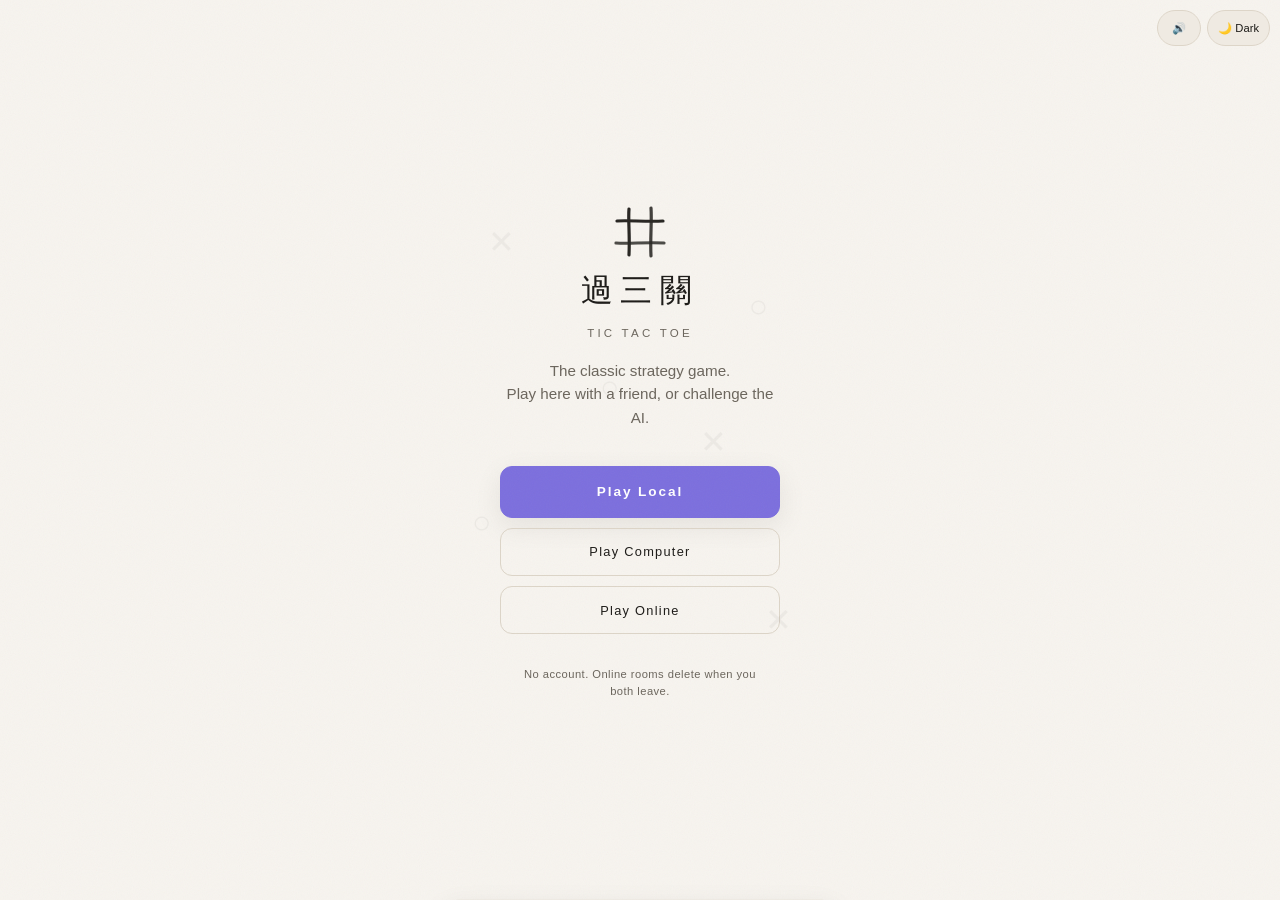
<file: index.html>
<!doctype html>
<html lang="en">
  <head>
    <meta charset="UTF-8" />
    <meta name="viewport" content="width=device-width, initial-scale=1.0" />
    <title>Tic Tac Toe — 過三關</title>
    <meta
      name="description"
      content="Classic tic-tac-toe with local and online multiplayer. Pick your emoji and play!"
    />
    <meta name="theme-color" content="#a29bfe" />
    <meta name="apple-mobile-web-app-capable" content="yes" />
    <meta name="mobile-web-app-capable" content="yes" />
    <meta name="apple-mobile-web-app-status-bar-style" content="black-translucent" />
    <link rel="manifest" href="manifest.json" />
    <link rel="apple-touch-icon" href="icon-192.png" />
    <link
      rel="icon"
      href="data:image/svg+xml,%3Csvg xmlns=%22http://www.w3.org/2000/svg%22 viewBox=%220 0 64 64%22%3E%3Cpath d=%22M21 9 C20 20 22 35 21 55%22 fill=%22none%22 stroke=%22%231a1a1a%22 stroke-width=%222.5%22 stroke-linecap=%22round%22/%3E%3Cpath d=%22M43 8 C44 22 42 38 43 56%22 fill=%22none%22 stroke=%22%231a1a1a%22 stroke-width=%222.5%22 stroke-linecap=%22round%22/%3E%3Cpath d=%22M9 21 C20 20 38 22 55 21%22 fill=%22none%22 stroke=%22%231a1a1a%22 stroke-width=%222.5%22 stroke-linecap=%22round%22/%3E%3Cpath d=%22M8 43 C22 44 36 42 56 43%22 fill=%22none%22 stroke=%22%231a1a1a%22 stroke-width=%222.5%22 stroke-linecap=%22round%22/%3E%3C/svg%3E"
    />
    <meta property="og:title" content="過三關 — Tic Tac Toe" />
    <meta
      property="og:description"
      content="Classic tic-tac-toe with local and online multiplayer. Pick your emoji and play!"
    />
    <meta property="og:type" content="website" />
    <meta property="og:image" content="https://47096.github.io/tic-tac-toe/icon-512.png" />

    <link rel="preconnect" href="https://www.gstatic.com" />
    <script>
      try {
        const t = localStorage.getItem('theme');
        if (t) document.documentElement.setAttribute('data-theme', t);
      } catch (e) {}
    </script>
    <link rel="stylesheet" href="css/game.css?v=208848d" />
  </head>
  <body>
    <noscript
      ><div style="text-align: center; padding: 40px; font-family: system-ui">
        <h2>JavaScript Required</h2>
        <p>This game needs JavaScript to run. Please enable it in your browser settings.</p>
      </div></noscript
    >

    <div class="top-toggles">
      <button
        class="theme-toggle"
        id="mute-toggle"
        title="Mute sounds"
        aria-label="Mute sounds"
        aria-pressed="false"
      >
        🔊
      </button>
      <button
        class="theme-toggle"
        id="theme-toggle"
        title="Toggle dark mode"
        aria-label="Toggle dark mode"
      >
        🌙 Dark
      </button>
    </div>

    <!-- TITLE SCREEN -->
    <div class="screen no-select" id="title-screen" tabindex="-1">
      <div class="title-bg">
        <span class="drift drift-a" style="top: 8%; left: 12%">✕</span>
        <span class="drift drift-b" style="top: 20%; right: 18%">○</span>
        <span class="drift drift-a" style="top: 45%; left: 65%">✕</span>
        <span class="drift drift-b" style="top: 60%; left: 8%">○</span>
        <span class="drift drift-a" style="top: 78%; right: 12%">✕</span>
        <span class="drift drift-b" style="top: 35%; left: 40%">○</span>
      </div>
      <svg class="logo-mark" viewBox="0 0 64 64" width="64" height="64" aria-hidden="true">
        <path
          d="M21 9 C20 20, 22 35, 21 55"
          fill="none"
          stroke="currentColor"
          stroke-width="3.2"
          stroke-linecap="round"
        />
        <path
          d="M43 8 C44 22, 42 38, 43 56"
          fill="none"
          stroke="currentColor"
          stroke-width="3.2"
          stroke-linecap="round"
        />
        <path
          d="M9 21 C20 20, 38 22, 55 21"
          fill="none"
          stroke="currentColor"
          stroke-width="3.2"
          stroke-linecap="round"
        />
        <path
          d="M8 43 C22 44, 36 42, 56 43"
          fill="none"
          stroke="currentColor"
          stroke-width="3.2"
          stroke-linecap="round"
        />
      </svg>
      <h1>過三關</h1>
      <div class="subtitle">Tic Tac Toe</div>
      <p class="title-lede">
        The classic strategy game.<br />Play here with a friend, or challenge the AI.
      </p>
      <div class="mode-stack">
        <button class="btn btn-hero" id="title-local-btn">Play Local</button>
        <button class="btn btn-quiet" id="title-ai-btn">Play Computer</button>
        <button class="btn btn-quiet" id="title-online-btn">Play Online</button>
      </div>
      <p class="title-note">No account. Online rooms delete when you both leave.</p>
    </div>

    <!-- PICKER (avatar selection) -->
    <div class="screen hidden no-select" id="picker" tabindex="-1">
      <div
        style="
          position: relative;
          width: 100%;
          max-width: 300px;
          margin-bottom: 4px;
          text-align: center;
        "
      >
        <div class="pick-header active" id="pick-header" style="margin-bottom: 0">
          Player 1 — pick your avatar
        </div>
        <div id="picker-mode-label" style="font-size: 0.65rem; color: var(--text-dim)"></div>
        <button
          id="picker-close-btn"
          aria-label="Close"
          style="
            position: absolute;
            right: 0;
            top: 50%;
            transform: translateY(-50%);
            background: none;
            border: none;
            font-size: 1.2rem;
            color: var(--text-dim);
            cursor: pointer;
            min-width: 44px;
            min-height: 44px;
            display: flex;
            align-items: center;
            justify-content: center;
          "
        >
          ×
        </button>
      </div>
      <div id="cat-tabs" class="cat-tabs" role="tablist"></div>
      <div id="emoji-grid" class="emoji-grid"></div>
      <div id="photo-wrap" style="display: none; width: 100%; max-width: 300px">
        <div
          id="upload-area"
          tabindex="0"
          role="button"
          aria-label="Upload a photo"
          style="
            width: 100%;
            aspect-ratio: 1;
            border: 2px dashed var(--border);
            border-radius: var(--radius-sm);
            display: flex;
            flex-direction: column;
            align-items: center;
            justify-content: center;
            gap: 8px;
            cursor: pointer;
            background: var(--surface);
            transition: border-color 0.2s;
          "
        >
          <div style="font-size: 2rem; opacity: 0.4">+</div>
          <div style="font-size: 0.8rem; color: var(--text-dim)">Upload a photo</div>
          <div style="font-size: 0.65rem; color: var(--text-dim); opacity: 0.6">
            Tap or drop an image
          </div>
          <div
            style="
              font-size: 0.6rem;
              color: var(--text-dim);
              opacity: 0.7;
              max-width: 90%;
              text-align: center;
            "
          >
            Shown to your opponent only. Deleted when the room closes.
          </div>
        </div>
        <input
          type="file"
          id="photo-upload"
          accept="image/*"
          capture="environment"
          style="display: none"
        />
        <canvas id="snap-canvas" class="snap-hidden"></canvas>
      </div>
      <div class="ready-area">
        <div class="ready-row">
          <div class="ready-player" id="p1-ready">
            <div class="rp-icon" id="pick-p1-icon">👤</div>
            <div class="rp-label">P1</div>
            <div class="rp-status" id="pick-p1-status">Pick your avatar</div>
          </div>
          <div class="ready-player" id="p2-ready">
            <div class="rp-icon" id="pick-p2-icon">👤</div>
            <div class="rp-label">P2</div>
            <div class="rp-status" id="pick-p2-status">Waiting</div>
          </div>
        </div>
      </div>
      <div class="ctrls" style="max-width: 300px; margin-top: 4px">
        <button class="btn btn-sm" id="start-game-btn" disabled>Start Game</button>
      </div>
    </div>

    <!-- ONLINE -->
    <div class="screen hidden no-select" id="online-screen" tabindex="-1">
      <div
        style="
          position: relative;
          width: 100%;
          max-width: 300px;
          margin-bottom: 4px;
          text-align: center;
        "
      >
        <div class="pick-header active" id="online-header" style="margin-bottom: 0">
          Player 1 — pick your avatar
        </div>
        <div style="font-size: 0.65rem; color: var(--text-dim)">Play with a friend via link</div>
        <button
          id="online-close-btn"
          aria-label="Close"
          style="
            position: absolute;
            right: 0;
            top: 50%;
            transform: translateY(-50%);
            background: none;
            border: none;
            font-size: 1.2rem;
            color: var(--text-dim);
            cursor: pointer;
            min-width: 44px;
            min-height: 44px;
            display: flex;
            align-items: center;
            justify-content: center;
          "
        >
          ×
        </button>
      </div>
      <div id="online-cat-tabs" class="cat-tabs" role="tablist"></div>
      <div id="online-emoji-grid" class="emoji-grid"></div>
      <div id="online-photo-wrap" style="display: none; width: 100%; max-width: 300px">
        <div
          id="online-upload-area"
          tabindex="0"
          role="button"
          aria-label="Upload a photo"
          style="
            width: 100%;
            aspect-ratio: 1;
            border: 2px dashed var(--border);
            border-radius: var(--radius-sm);
            display: flex;
            flex-direction: column;
            align-items: center;
            justify-content: center;
            gap: 8px;
            cursor: pointer;
            background: var(--surface);
            transition: border-color 0.2s;
          "
        >
          <div style="font-size: 2rem; opacity: 0.4">+</div>
          <div style="font-size: 0.8rem; color: var(--text-dim)">Upload a photo</div>
          <div style="font-size: 0.65rem; color: var(--text-dim); opacity: 0.6">
            Tap or drop an image
          </div>
          <div
            style="
              font-size: 0.6rem;
              color: var(--text-dim);
              opacity: 0.7;
              max-width: 90%;
              text-align: center;
            "
          >
            Shown to your opponent only. Deleted when the room closes.
          </div>
        </div>
        <input
          type="file"
          id="online-photo-upload"
          accept="image/*"
          capture="environment"
          style="display: none"
        />
        <canvas id="online-snap-canvas" class="snap-hidden"></canvas>
      </div>

      <div class="ready-area">
        <div class="ready-row">
          <div class="ready-player active" id="online-p1-ready">
            <div class="rp-icon" id="online-pick-p1-icon">👤</div>
            <div class="rp-label">P1 (You)</div>
            <div class="rp-status" id="online-pick-p1-status">Pick your avatar</div>
          </div>
          <div class="ready-player" id="online-p2-ready">
            <div class="rp-icon" id="online-pick-p2-icon">👤</div>
            <div class="rp-label">P2</div>
            <div class="rp-status" id="online-pick-p2-status">Waiting</div>
          </div>
        </div>
      </div>

      <div class="error-msg hidden" id="online-error"></div>

      <button
        class="btn"
        id="create-btn"
        disabled
        style="width: 100%; max-width: 300px; margin-top: 4px"
      >
        Create Room
      </button>
      <button
        class="btn"
        id="join-btn"
        disabled
        style="width: 100%; max-width: 300px; margin-top: 4px; display: none"
      >
        Join Room
      </button>
    </div>

    <!-- WAITING -->
    <div class="screen hidden no-select" id="waiting-screen" tabindex="-1">
      <div class="waiting">
        <div class="spinner"></div>
        <span id="waiting-text">Waiting for Player 2…</span>
      </div>
      <button class="btn btn-sm btn-primary" id="copy-invite-btn" style="margin-top: 16px">
        📋 Copy Invite Link
      </button>
      <div style="font-size: 0.65rem; color: var(--text-dim); text-align: center; margin-top: 8px">
        Paste it in a message to your friend
      </div>
      <button class="btn btn-sm btn-ghost" id="cancel-btn" style="margin-top: 12px">Cancel</button>
    </div>

    <!-- GAME -->
    <div class="screen hidden no-select" id="game-screen" tabindex="-1">
      <div style="position: relative; width: 100%; max-width: 400px">
        <div class="game-players">
          <div class="game-tab active" id="p1-game-box">
            <div class="gt-label">P1</div>
            <div class="gt-body">
              <span class="gt-emoji" id="p1-icon">😎</span>
              <span class="gt-val"><span id="p1-score">0</span></span>
            </div>
            <div
              id="streak-display"
              style="font-size: 0.55rem; color: var(--accent); min-height: 0.7rem"
            ></div>
          </div>
          <div class="game-tab" id="draw-game-box">
            <div class="gt-label">Draw</div>
            <div class="gt-body">
              <span class="gt-emoji">🤝</span>
              <span class="gt-val"><span id="draw-score">0</span></span>
            </div>
          </div>
          <div class="game-tab" id="p2-game-box">
            <div class="gt-label">P2</div>
            <div class="gt-body">
              <span class="gt-emoji" id="p2-icon">🐱</span>
              <span class="gt-val"><span id="p2-score">0</span></span>
            </div>
          </div>
        </div>
        <button
          id="game-close-btn"
          aria-label="Close"
          style="
            position: absolute;
            right: 0;
            top: -36px;
            background: none;
            border: none;
            font-size: 1.2rem;
            color: var(--text-dim);
            cursor: pointer;
            min-width: 44px;
            min-height: 44px;
            display: flex;
            align-items: center;
            justify-content: center;
            z-index: 1;
          "
        >
          ×
        </button>
      </div>
      <div class="board-wrap" id="board-wrap">
        <div class="board no-select" id="board" role="grid" aria-label="Tic tac toe board">
          <div class="board-lines">
            <div class="v"></div>
            <div class="v"></div>
            <div class="h"></div>
            <div class="h"></div>
          </div>
        </div>
        <canvas id="win-canvas"></canvas>
      </div>
      <div class="ctrls">
        <div class="diff-chip" id="diff-chip" style="display: none">
          <button class="diff-chip-item" data-diff="easy" title="Easy" aria-pressed="false">
            <span class="diff-emoji">😊</span><span class="diff-text">Easy</span>
          </button>
          <button
            class="diff-chip-item active"
            data-diff="medium"
            title="Medium"
            aria-pressed="true"
          >
            <span class="diff-emoji">🤔</span><span class="diff-text">Med</span>
          </button>
          <button class="diff-chip-item" data-diff="hard" title="Hard" aria-pressed="false">
            <span class="diff-emoji">😈</span><span class="diff-text">Hard</span>
          </button>
        </div>
      </div>
      <div id="aria-announcer" aria-live="polite" class="sr-only"></div>
    </div>

    <div
      class="result-overlay panel"
      id="result-overlay"
      role="dialog"
      aria-modal="true"
      aria-label="Game result"
    >
      <div class="big" id="result-big"></div>
      <h2 id="result-text"></h2>
      <div id="result-line" class="result-line"></div>
      <div class="result-actions">
        <button class="btn btn-hero" id="leave-btn">Play Again</button>
        <button class="btn btn-quiet" id="menu-btn">Back to Menu</button>
      </div>
    </div>

    <div id="network-banner" class="network-banner hidden">Reconnecting…</div>

    <script src="js/game-logic.js?v=208848d"></script>
    <script src="js/game.js?v=208848d"></script>
    <script>
      if ('serviceWorker' in navigator) {
        navigator.serviceWorker.register('sw.js').catch(() => {});
      }
    </script>
  </body>
</html>
</file>
<file: css/game.css>
:root {
  --bg: #f7f4ef;
  --surface: #efeae2;
  --text: #1c1a17;
  --text-rgb: 28, 26, 23;
  --text-dim: #6b655c;
  --border: #ddd5c8;
  --overlay-bg: rgba(247, 244, 239, 0.96);
  --error-bg: rgba(204, 0, 0, 0.08);
  --error-text: #c00;
  --accent: #a29bfe;
  --accent-primary: #7c6fde;
  --accent-bg: rgba(162, 155, 254, 0.14);
  --radius-sm: 8px;
  --radius-md: 12px;
  --radius-lg: 18px;
  --shadow-soft: 0 8px 28px rgba(28, 26, 23, 0.08);
  --font: "Helvetica Neue", Helvetica, Arial, "PingFang SC", sans-serif;
}

@media (prefers-color-scheme: dark) {
  :root:not([data-theme='light']) {
    --bg: #1c1b19;
    --surface: #2a2824;
    --text: #f3efe8;
    --text-rgb: 243, 239, 232;
    --text-dim: #a8a196;
    --border: #3d3a34;
    --overlay-bg: rgba(28, 27, 25, 0.96);
    --error-bg: rgba(255, 90, 90, 0.14);
    --error-text: #ff8a80;
    --accent-bg: rgba(162, 155, 254, 0.18);
    --shadow-soft: 0 8px 28px rgba(0, 0, 0, 0.35);
  }
}
[data-theme='dark'] {
  --bg: #1c1b19;
  --surface: #2a2824;
  --text: #f3efe8;
  --text-rgb: 243, 239, 232;
  --text-dim: #a8a196;
  --border: #3d3a34;
  --overlay-bg: rgba(28, 27, 25, 0.96);
  --error-bg: rgba(255, 90, 90, 0.14);
  --error-text: #ff8a80;
  --accent-bg: rgba(162, 155, 254, 0.18);
  --shadow-soft: 0 8px 28px rgba(0, 0, 0, 0.35);
}

* {
  margin: 0;
  padding: 0;
  box-sizing: border-box;
}

:focus-visible {
  outline: 2px solid var(--text);
  outline-offset: 2px;
}

body {
  font-family: var(--font);
  background: var(--bg);
  color: var(--text);
  height: 100dvh;
  height: 100vh;
  width: 100vw;
  display: flex;
  flex-direction: column;
  align-items: center;
  justify-content: center;
  overflow-x: hidden;
  overflow-y: auto;
  overscroll-behavior: none;
  transition:
    background-color 0.2s,
    color 0.2s;
  padding: env(safe-area-inset-top, 0) env(safe-area-inset-right, 0) env(safe-area-inset-bottom, 0)
    env(safe-area-inset-left, 0);
}

.no-select {
  -webkit-user-select: none;
  user-select: none;
}
.sr-only {
  position: absolute;
  width: 1px;
  height: 1px;
  padding: 0;
  margin: -1px;
  overflow: hidden;
  clip: rect(0, 0, 0, 0);
  white-space: nowrap;
  border: 0;
}

.screen {
  display: flex;
  flex-direction: column;
  align-items: center;
  gap: 12px;
  width: 100%;
  max-width: 400px;
  padding: 20px 16px;
  animation: fadeIn 0.2s ease-out;
}
.screen:focus {
  outline: none;
}
#title-screen {
  position: relative;
  overflow: hidden;
}
.screen.hidden,
.hidden {
  display: none;
}
.title-bg {
  position: absolute;
  inset: 0;
  z-index: 0;
  pointer-events: none;
}
.title-bg .drift {
  position: absolute;
  font-size: 2rem;
  opacity: 0.06;
  font-weight: 200;
  color: var(--text);
}
.title-bg .drift-a {
  animation: driftA 7s ease-in-out infinite;
}
.title-bg .drift-b {
  animation: driftB 9s ease-in-out infinite;
}
@keyframes driftA {
  0%,
  100% {
    transform: translate(0, 0) rotate(0deg);
  }
  50% {
    transform: translate(15px, -10px) rotate(12deg);
  }
}
@keyframes driftB {
  0%,
  100% {
    transform: translate(0, 0) rotate(0deg);
  }
  50% {
    transform: translate(-12px, 15px) rotate(-8deg);
  }
}
@keyframes fadeIn {
  from {
    opacity: 0;
    transform: translateY(8px);
  }
  to {
    opacity: 1;
    transform: translateY(0);
  }
}

.logo-mark {
  color: var(--text);
  margin-bottom: -4px;
}
h1 {
  font-size: 2rem;
  font-weight: 500;
  letter-spacing: 0.22em;
  text-transform: none;
  line-height: 1.15;
}
.subtitle {
  font-size: 0.72rem;
  color: var(--text-dim);
  letter-spacing: 0.28em;
  text-transform: uppercase;
  margin-top: 6px;
  margin-bottom: 8px;
  font-weight: 500;
}
.sub {
  font-size: 0.7rem;
  color: var(--text-dim);
  letter-spacing: 0.15em;
}

/* Picker */
.pick-section {
  width: 100%;
  display: flex;
  flex-direction: column;
  align-items: center;
}
.pick-header {
  font-size: 0.8rem;
  color: var(--text-dim);
  letter-spacing: 0.1em;
  margin-bottom: 8px;
  text-align: center;
}
.pick-header.active {
  color: var(--text);
  font-weight: 600;
}
.emoji-grid {
  display: grid;
  grid-template-columns: repeat(5, 1fr);
  gap: 6px;
  width: 100%;
  max-width: 300px;
}
.emoji-grid .e {
  width: 100%;
  aspect-ratio: 1;
  min-height: 44px;
  font-size: 1.4rem;
  border: 1px solid var(--border);
  background: var(--bg);
  cursor: pointer;
  display: flex;
  align-items: center;
  justify-content: center;
  transition: all 0.15s;
  border-radius: var(--radius-sm);
  color: var(--text);
  touch-action: manipulation;
}
.emoji-grid .e:focus-visible {
  outline: 2px solid var(--text);
  outline-offset: 2px;
}
.emoji-grid .e:hover {
  border-color: var(--text-dim);
}
.emoji-grid .e:active {
  transform: scale(0.9);
}
.emoji-grid .e.sel {
  border-color: var(--text);
  background: var(--surface);
}
.cat-tabs {
  display: grid;
  grid-template-columns: repeat(5, 1fr);
  gap: 6px;
  width: 100%;
  max-width: 300px;
  margin-bottom: 10px;
}
.cat-tab {
  display: flex;
  flex-direction: column;
  align-items: center;
  justify-content: center;
  gap: 2px;
  aspect-ratio: 1;
  border-radius: var(--radius-sm);
  border: 1px solid var(--border);
  background: var(--bg);
  cursor: pointer;
  transition: all 0.2s;
  font-family: inherit;
  padding: 4px 2px;
  touch-action: manipulation;
}
.cat-tab:hover {
  border-color: var(--text-dim);
}
.cat-tab.active {
  background: var(--accent-bg);
  border-color: var(--accent);
}
.cat-tab .cat-icon {
  font-size: 1.4rem;
  line-height: 1;
}
.cat-tab .cat-name {
  font-size: 0.4rem;
  color: var(--text-dim);
  font-weight: 700;
  letter-spacing: 0.03em;
  text-transform: uppercase;
  white-space: nowrap;
  overflow: hidden;
  text-overflow: ellipsis;
  max-width: 100%;
}
.cat-tab.active .cat-name {
  color: var(--accent-primary);
}
.emoji-grid .e.used {
  opacity: 0.35;
  cursor: not-allowed;
}
.emoji-grid .e.just-picked {
  animation: pick-pulse 0.25s ease-out;
}
@keyframes pick-pulse {
  0% {
    transform: scale(1);
  }
  50% {
    transform: scale(1.25);
  }
  100% {
    transform: scale(1);
  }
}

.pick-preview {
  display: flex;
  gap: 20px;
  align-items: center;
  justify-content: center;
  margin-top: 4px;
}
.ready-area {
  width: 100%;
  max-width: 300px;
}
.ready-row {
  display: flex;
  gap: 8px;
}
.ready-player {
  flex: 1;
  display: flex;
  flex-direction: column;
  align-items: center;
  gap: 4px;
  padding: 10px;
  background: var(--surface);
  border-radius: var(--radius-md);
  border: 2px solid transparent;
  transition: all 0.15s;
  box-shadow: 0 1px 3px rgba(0, 0, 0, 0.08);
}
.ready-player.active {
  border-color: var(--text);
}
.ready-player.ready {
  border-color: var(--accent);
  background: var(--accent-bg);
}
.ready-player .rp-icon {
  width: 40px;
  height: 40px;
  display: flex;
  align-items: center;
  justify-content: center;
  font-size: 1.4rem;
  border: 1px solid var(--border);
  border-radius: var(--radius-sm);
  background: var(--bg);
  color: var(--text-dim);
}
.ready-player .rp-icon img {
  width: 100%;
  height: 100%;
  object-fit: cover;
  border-radius: var(--radius-sm);
  transform: scaleX(-1);
}
.ready-player .rp-label {
  font-size: 0.75rem;
  color: var(--text-dim);
  letter-spacing: 0.1em;
}
.ready-player .rp-status {
  display: none;
}

.btn-row {
  display: flex;
  gap: 8px;
  margin-top: 4px;
}
.btn {
  padding: 10px 24px;
  border: 1px solid var(--text);
  border-radius: var(--radius-sm);
  background: transparent;
  color: var(--text);
  font-size: 0.8rem;
  font-weight: 600;
  cursor: pointer;
  letter-spacing: 0.1em;
  transition: all 0.15s;
  min-height: 44px;
  display: inline-flex;
  align-items: center;
  justify-content: center;
  touch-action: manipulation;
}
.btn:hover {
  background: var(--surface);
  border-color: var(--text-dim);
}
.btn:active {
  transform: scale(0.97);
}
.btn:disabled {
  opacity: 0.25;
  cursor: default;
  background: transparent;
  color: var(--text-dim);
  border-color: var(--border);
}
.btn-sm {
  padding: 8px 16px;
  font-size: 0.75rem;
}
.btn-ghost {
  border-color: var(--border);
  color: var(--text-dim);
}
.btn-ghost:hover {
  background: var(--surface);
  color: var(--text);
  border-color: var(--text-dim);
}
.btn-primary {
  background: var(--accent-primary);
  color: #fff;
  border-color: var(--accent-primary);
  box-shadow: var(--shadow-soft);
  letter-spacing: 0.12em;
}
.btn-hero {
  width: 100%;
  min-height: 52px;
  font-size: 0.85rem;
  border-radius: var(--radius-md);
  background: var(--accent-primary);
  color: #fff;
  border-color: var(--accent-primary);
  box-shadow: var(--shadow-soft);
  letter-spacing: 0.14em;
}
.btn-hero:hover {
  opacity: 0.94;
  background: var(--accent-primary);
  border-color: var(--accent-primary);
}
.btn-quiet {
  width: 100%;
  min-height: 48px;
  border-radius: var(--radius-md);
  border-color: var(--border);
  background: transparent;
  color: var(--text);
  font-weight: 500;
}
.btn-quiet:hover {
  background: var(--surface);
  border-color: var(--text-dim);
}
.btn-primary:hover {
  opacity: 0.9;
}
.btn-success {
  background: #00b894;
  color: #fff;
  border-color: #00b894;
}
.btn .spinner {
  width: 12px;
  height: 12px;
  border: 1.5px solid var(--border);
  border-top-color: var(--text);
  border-radius: 50%;
  animation: spin 0.8s linear infinite;
  margin-right: 6px;
}

.online-link {
  font-size: 0.75rem;
  color: var(--text-dim);
  cursor: pointer;
  letter-spacing: 0.05em;
  margin-top: 4px;
  background: none;
  border: none;
  padding: 8px 16px;
  min-height: 44px;
  display: flex;
  align-items: center;
}
.online-link:hover {
  color: var(--text);
}
.online-link:active {
  opacity: 0.7;
}

.waiting {
  display: flex;
  align-items: center;
  gap: 6px;
  font-size: 0.8rem;
  color: var(--text-dim);
  margin-top: 8px;
}
.spinner {
  width: 12px;
  height: 12px;
  border: 1.5px solid var(--border);
  border-top-color: var(--text);
  border-radius: 50%;
  animation: spin 0.8s linear infinite;
}

.error-msg {
  color: var(--error-text);
  font-size: 0.75rem;
  text-align: center;
  background: var(--error-bg);
  padding: 8px 12px;
  border-radius: var(--radius-sm);
}

/* Game — Tab Bar */
.game-players {
  position: relative;
  width: 100%;
  display: flex;
  background: var(--surface);
  border-radius: var(--radius-md);
  overflow: hidden;
  border: 1px solid var(--border);
  margin-bottom: 8px;
  transition:
    background-color 0.2s,
    border-color 0.2s;
}
.game-tab {
  flex: 1;
  text-align: center;
  font-size: 0.7rem;
  color: var(--text-dim);
  border-right: 1px solid var(--border);
  transition: all 0.15s;
  padding: 0;
}
.game-tab:last-child {
  border-right: none;
}
.game-tab .gt-label {
  font-size: 0.6rem;
  font-weight: 700;
  letter-spacing: 0.15em;
  text-transform: uppercase;
  padding: 6px 0;
  background: var(--border);
  color: var(--text-dim);
}
.game-tab.active .gt-label {
  background: var(--accent-primary);
  color: #fff;
}
.game-tab .gt-body {
  padding: 10px 4px;
  display: flex;
  align-items: center;
  justify-content: center;
  gap: 6px;
}
.game-tab .gt-emoji {
  font-size: 1.6rem;
  line-height: 1;
}
.game-tab .gt-emoji img {
  width: 36px;
  height: 36px;
  border-radius: 6px;
  object-fit: cover;
  transform: scaleX(-1);
  vertical-align: middle;
}
.game-tab .gt-val {
  font-size: 1.1rem;
  font-weight: 300;
}
.game-tab.active .gt-val {
  font-weight: 600;
}

.board-wrap {
  position: relative;
  width: min(85vw, 55dvh, 55vh, 400px);
  height: min(85vw, 55dvh, 55vh, 400px);
  box-shadow: 0 2px 8px rgba(0, 0, 0, 0.06);
}
.board {
  display: grid;
  grid-template-columns: repeat(3, 1fr);
  grid-template-rows: repeat(3, 1fr);
  gap: 0;
  width: 100%;
  height: 100%;
  position: relative;
  overflow: visible;
}
.board-lines {
  position: absolute;
  inset: 0;
  pointer-events: none;
  z-index: 0;
}
.board-lines .v {
  position: absolute;
  width: 2px;
  background: var(--border);
  top: -10px;
  bottom: -10px;
}
.board-lines .v:nth-child(1) {
  left: 33.33%;
  transform: translateX(-50%);
}
.board-lines .v:nth-child(2) {
  left: 66.66%;
  transform: translateX(-50%);
}
.board-lines .h {
  position: absolute;
  height: 2px;
  background: var(--border);
  left: -10px;
  right: -10px;
}
.board-lines .h:nth-child(3) {
  top: 33.33%;
  transform: translateY(-50%);
}
.board-lines .h:nth-child(4) {
  top: 66.66%;
  transform: translateY(-50%);
}
.cell {
  background: transparent;
  display: flex;
  align-items: center;
  justify-content: center;
  cursor: pointer;
  transition: background 0.12s;
  -webkit-tap-highlight-color: transparent;
  overflow: hidden;
  z-index: 1;
  border-radius: 4px;
  border: none;
  outline: none;
  font-family: inherit;
  color: inherit;
  padding: 0;
  touch-action: manipulation;
}
.cell:hover:not(.m) {
  background: rgba(var(--text-rgb), 0.06);
}
.cell.shake {
  animation: shake 0.3s ease-in-out;
}
@keyframes shake {
  0%,
  100% {
    transform: translateX(0);
  }
  25% {
    transform: translateX(-4px);
  }
  75% {
    transform: translateX(4px);
  }
}
.cell.m {
  cursor: default;
}
.cell .ce {
  font-size: 2.2rem;
  opacity: 0;
  transform: scale(0.6);
  transition:
    opacity 0.15s,
    transform 0.15s cubic-bezier(0.34, 1.56, 0.64, 1);
  font-weight: 200;
}
.cell.m .ce {
  opacity: 1;
  transform: scale(1);
}
.cell img {
  width: 80%;
  height: 80%;
  object-fit: cover;
  border-radius: 4px;
  opacity: 0;
  transform: scale(0.6) scaleX(-1);
  transition:
    opacity 0.15s,
    transform 0.15s cubic-bezier(0.34, 1.56, 0.64, 1);
}
.cell.m img {
  opacity: 1;
  transform: scale(1) scaleX(-1);
}
.cell.win {
  background: var(--accent-bg);
  box-shadow: 0 0 16px 3px rgba(162, 155, 254, 0.3);
  animation: winPulse 1.5s ease-in-out infinite;
}
.snap-hidden {
  position: absolute;
  left: -9999px;
  top: -9999px;
  width: 320px;
  height: 320px;
  opacity: 0;
  pointer-events: none;
}
.cell.threat {
  box-shadow: 0 0 10px 2px rgba(162, 155, 254, 0.25);
}
@keyframes winPulse {
  0%,
  100% {
    box-shadow: 0 0 16px 3px rgba(162, 155, 254, 0.3);
  }
  50% {
    box-shadow: 0 0 24px 6px rgba(162, 155, 254, 0.45);
  }
}

#win-canvas {
  position: absolute;
  top: 0;
  left: 0;
  width: 100%;
  height: 100%;
  pointer-events: none;
  z-index: 5;
}

.ctrls {
  display: flex;
  gap: 8px;
  margin-top: 8px;
  width: 100%;
  max-width: 300px;
  align-items: center;
}
.ctrls .btn {
  flex: 1;
}
.network-banner {
  position: fixed;
  top: env(safe-area-inset-top, 0px);
  left: 0;
  right: 0;
  background: #ff6b6b;
  color: #fff;
  text-align: center;
  padding: 6px;
  font-size: 0.75rem;
  z-index: 500;
  letter-spacing: 0.05em;
}

.theme-toggle {
  position: fixed;
  top: max(env(safe-area-inset-top, 0px), 10px);
  right: 10px;
  z-index: 100;
  background: var(--surface);
  border: 1px solid var(--border);
  border-radius: 20px;
  font-size: 0.7rem;
  cursor: pointer;
  padding: 6px 12px;
  min-height: 36px;
  display: flex;
  align-items: center;
  gap: 4px;
  transition: all 0.15s;
  color: var(--text);
}
.theme-toggle:hover {
  background: var(--bg);
}

.result-overlay {
  position: fixed;
  bottom: 0;
  left: 50%;
  transform: translateX(-50%) translateY(100%);
  background: var(--bg);
  padding: 16px 24px max(20px, env(safe-area-inset-bottom, 0px));
  border-radius: 16px 16px 0 0;
  border: 1px solid var(--border);
  border-bottom: none;
  box-shadow: 0 -4px 24px rgba(0, 0, 0, 0.15);
  z-index: 200;
  width: 100%;
  max-width: 400px;
  text-align: center;
  transition: transform 0.3s ease-out;
}
.result-overlay.show {
  transform: translateX(-50%) translateY(0);
}
.board-wrap.pulse {
  animation: boardPulse 0.4s ease-out;
}
.diff-chip {
  display: flex;
  width: 100%;
  border: 1px solid var(--border);
  border-radius: 10px;
  overflow: hidden;
}
.diff-chip-item {
  flex: 1;
  display: flex;
  align-items: center;
  justify-content: center;
  gap: 6px;
  padding: 10px 12px;
  border: none;
  border-right: 1px solid var(--border);
  background: var(--bg);
  color: var(--text-dim);
  cursor: pointer;
  transition: all 0.2s;
  font-family: inherit;
  font-size: 0.7rem;
  font-weight: 600;
  letter-spacing: 0.05em;
}
.diff-chip-item:last-child {
  border-right: none;
}
.diff-chip-item.active {
  background: var(--accent-primary);
  color: #fff;
}
.diff-emoji {
  font-size: 1rem;
  line-height: 1;
}
.diff-text {
  letter-spacing: 0.05em;
}
@keyframes boardPulse {
  0% {
    transform: scale(1);
  }
  50% {
    transform: scale(1.03);
  }
  100% {
    transform: scale(1);
  }
}

.result-overlay.panel {
  background: var(--overlay-bg);
  border-radius: var(--radius-lg);
  padding: 28px 24px 22px;
  box-shadow: var(--shadow-soft);
  border: 1px solid var(--border);
}
.result-overlay h2 {
  font-size: 1rem;
  font-weight: 600;
  letter-spacing: 0.1em;
  margin-bottom: 6px;
}
.result-overlay .big {
  font-size: 2.5rem;
  margin-bottom: 6px;
}
.result-overlay .big img {
  width: 60px;
  height: 60px;
  border-radius: 8px;
  object-fit: cover;
  transform: scaleX(-1);
}

@media (prefers-reduced-motion: reduce) {
  *,
  *::before,
  *::after {
    animation-duration: 0.01ms !important;
    transition-duration: 0.01ms !important;
  }
  .cell.win {
    animation: none;
    box-shadow: 0 0 16px 3px rgba(162, 155, 254, 0.3);
  }
}


/* Option 1 — editorial home + result */
.title-lede {
  font-size: 0.95rem;
  line-height: 1.55;
  color: var(--text-dim);
  text-align: center;
  max-width: 17rem;
  margin: 0 0 1.5rem;
}
.mode-stack {
  display: flex;
  flex-direction: column;
  gap: 0.65rem;
  width: 100%;
  max-width: 17.5rem;
}
.title-note {
  margin-top: 1.25rem;
  font-size: 0.7rem;
  letter-spacing: 0.04em;
  color: var(--text-dim);
  text-align: center;
  max-width: 16rem;
  line-height: 1.5;
}
.logo-mark {
  width: 64px;
  height: 64px;
  opacity: 0.92;
}
.result-overlay.panel {
  padding: 28px 22px max(22px, env(safe-area-inset-bottom, 0px));
}
.result-overlay h2 {
  font-size: 1.35rem;
  letter-spacing: 0.06em;
  font-weight: 500;
  margin-bottom: 4px;
}
.result-overlay .big {
  font-size: 3rem;
  margin-bottom: 8px;
  line-height: 1;
}
.result-overlay .big img {
  width: 72px;
  height: 72px;
  border-radius: 12px;
}
.result-line {
  font-size: 0.8rem;
  color: var(--text-dim);
  margin-bottom: 18px;
  letter-spacing: 0.04em;
}
.result-actions {
  display: flex;
  flex-direction: column;
  gap: 0.55rem;
  width: 100%;
  max-width: 17.5rem;
  margin: 0 auto;
}


/* Paper grain + denser mark (option 1 polish) */
body::before {
  content: '';
  position: fixed;
  inset: 0;
  pointer-events: none;
  z-index: 1;
  opacity: 0.045;
  background-image: url("data:image/svg+xml,%3Csvg viewBox='0 0 200 200' xmlns='http://www.w3.org/2000/svg'%3E%3Cfilter id='n'%3E%3CfeTurbulence type='fractalNoise' baseFrequency='0.85' numOctaves='4' stitchTiles='stitch'/%3E%3C/filter%3E%3Crect width='100%25' height='100%25' filter='url(%23n)'/%3E%3C/svg%3E");
  background-size: 180px 180px;
}
[data-theme='dark'] body::before {
  opacity: 0.06;
}
@media (prefers-color-scheme: dark) {
  :root:not([data-theme='light']) body::before {
    opacity: 0.06;
  }
}
.logo-mark {
  width: 64px !important;
  height: 64px !important;
  opacity: 0.95;
}
.logo-mark path {
  stroke-width: 3.2;
}
.logo-mark path:nth-child(2) {
  opacity: 0.88;
}
.logo-mark path:nth-child(4) {
  opacity: 0.82;
}
.title-bg .drift {
  opacity: 0.04;
}


.top-toggles {
  position: fixed;
  top: max(env(safe-area-inset-top, 0px), 10px);
  right: 10px;
  z-index: 100;
  display: flex;
  gap: 6px;
}
.top-toggles .theme-toggle {
  position: static;
  min-width: 44px;
  min-height: 36px;
  justify-content: center;
  padding: 6px 10px;
}
</file>
